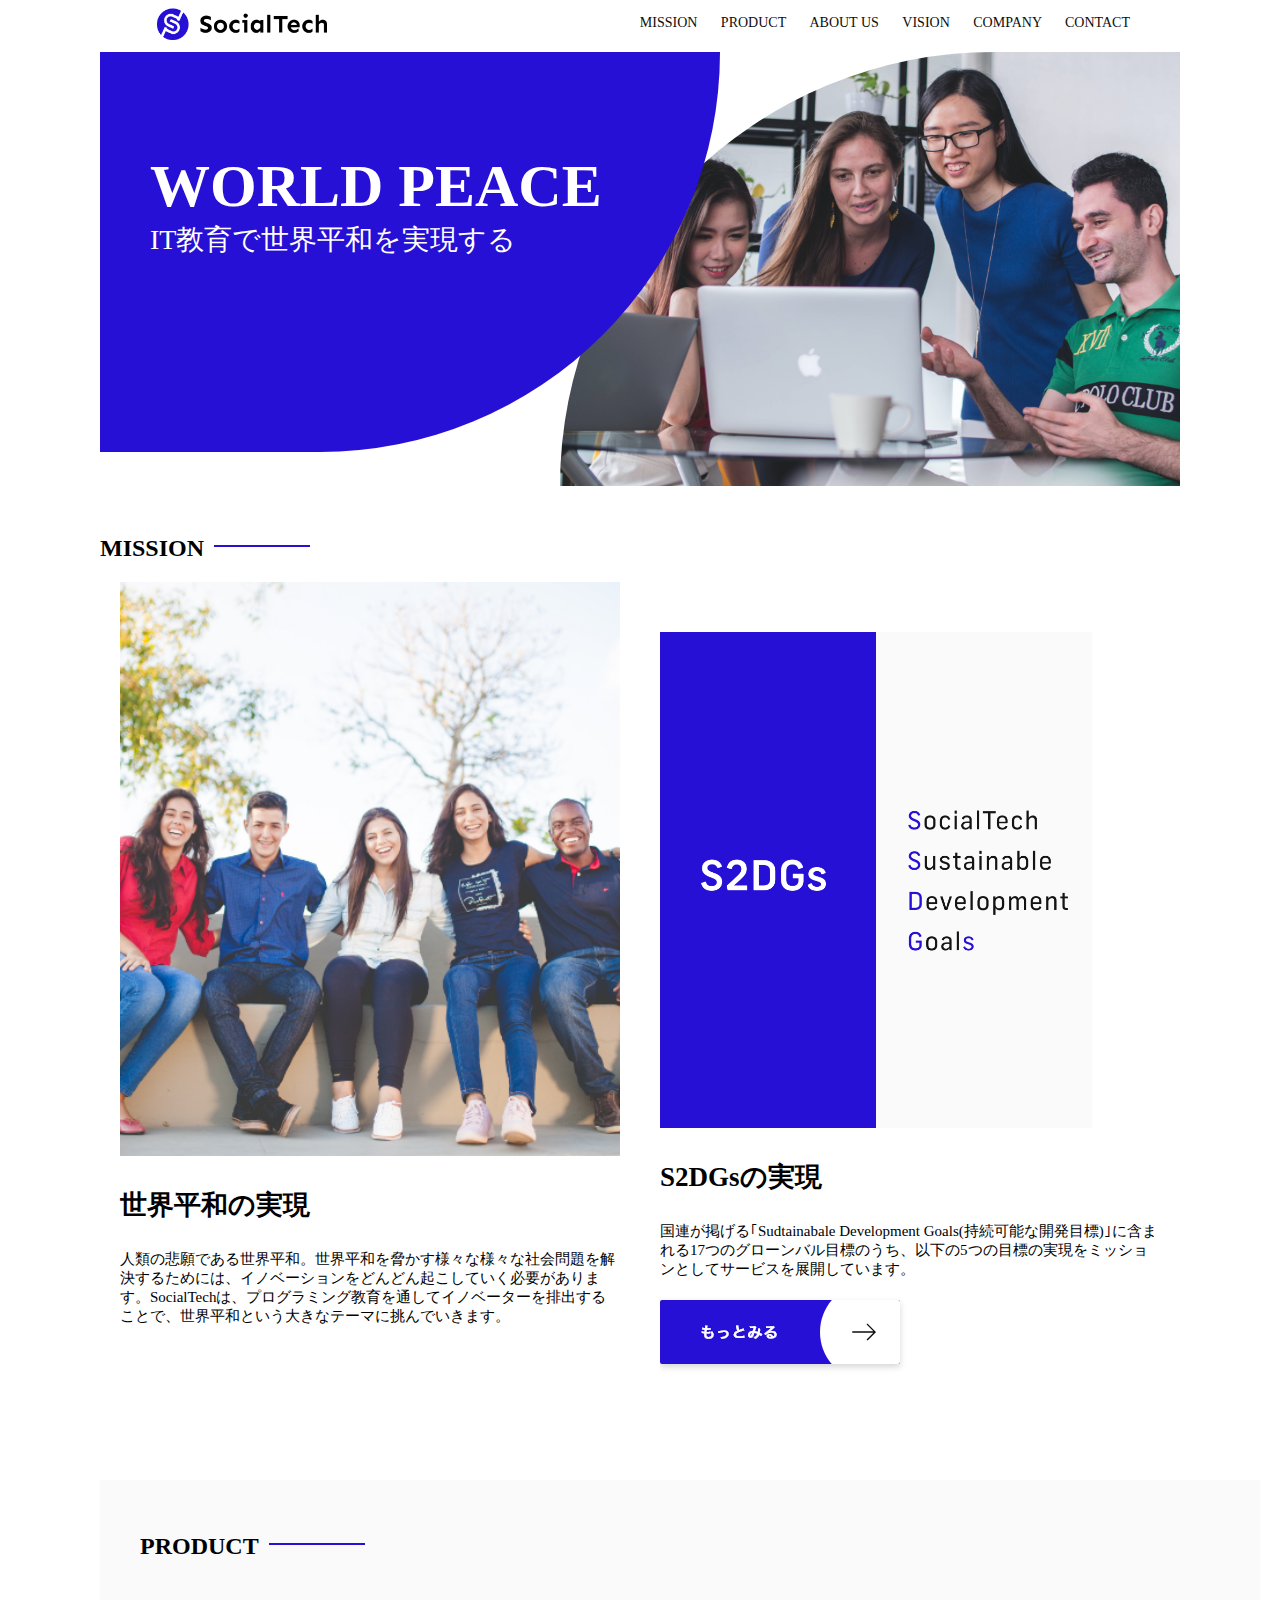
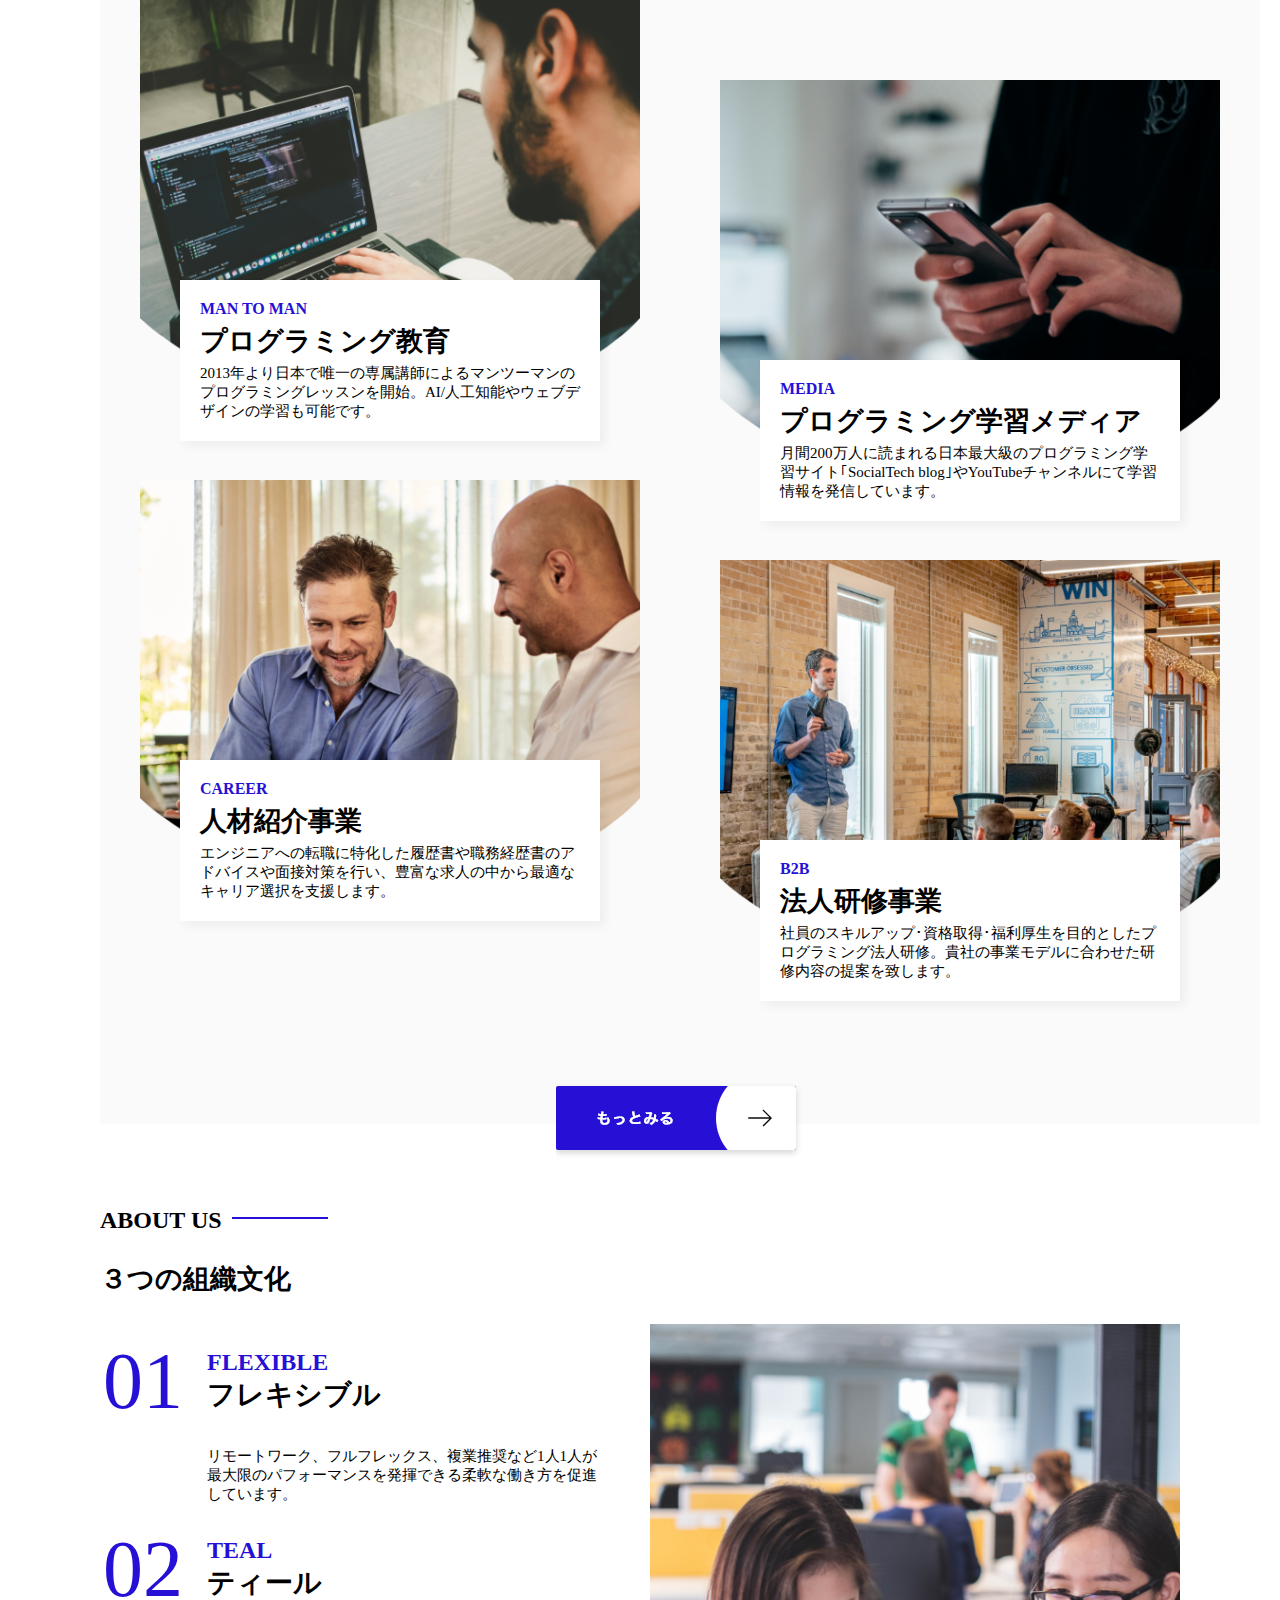
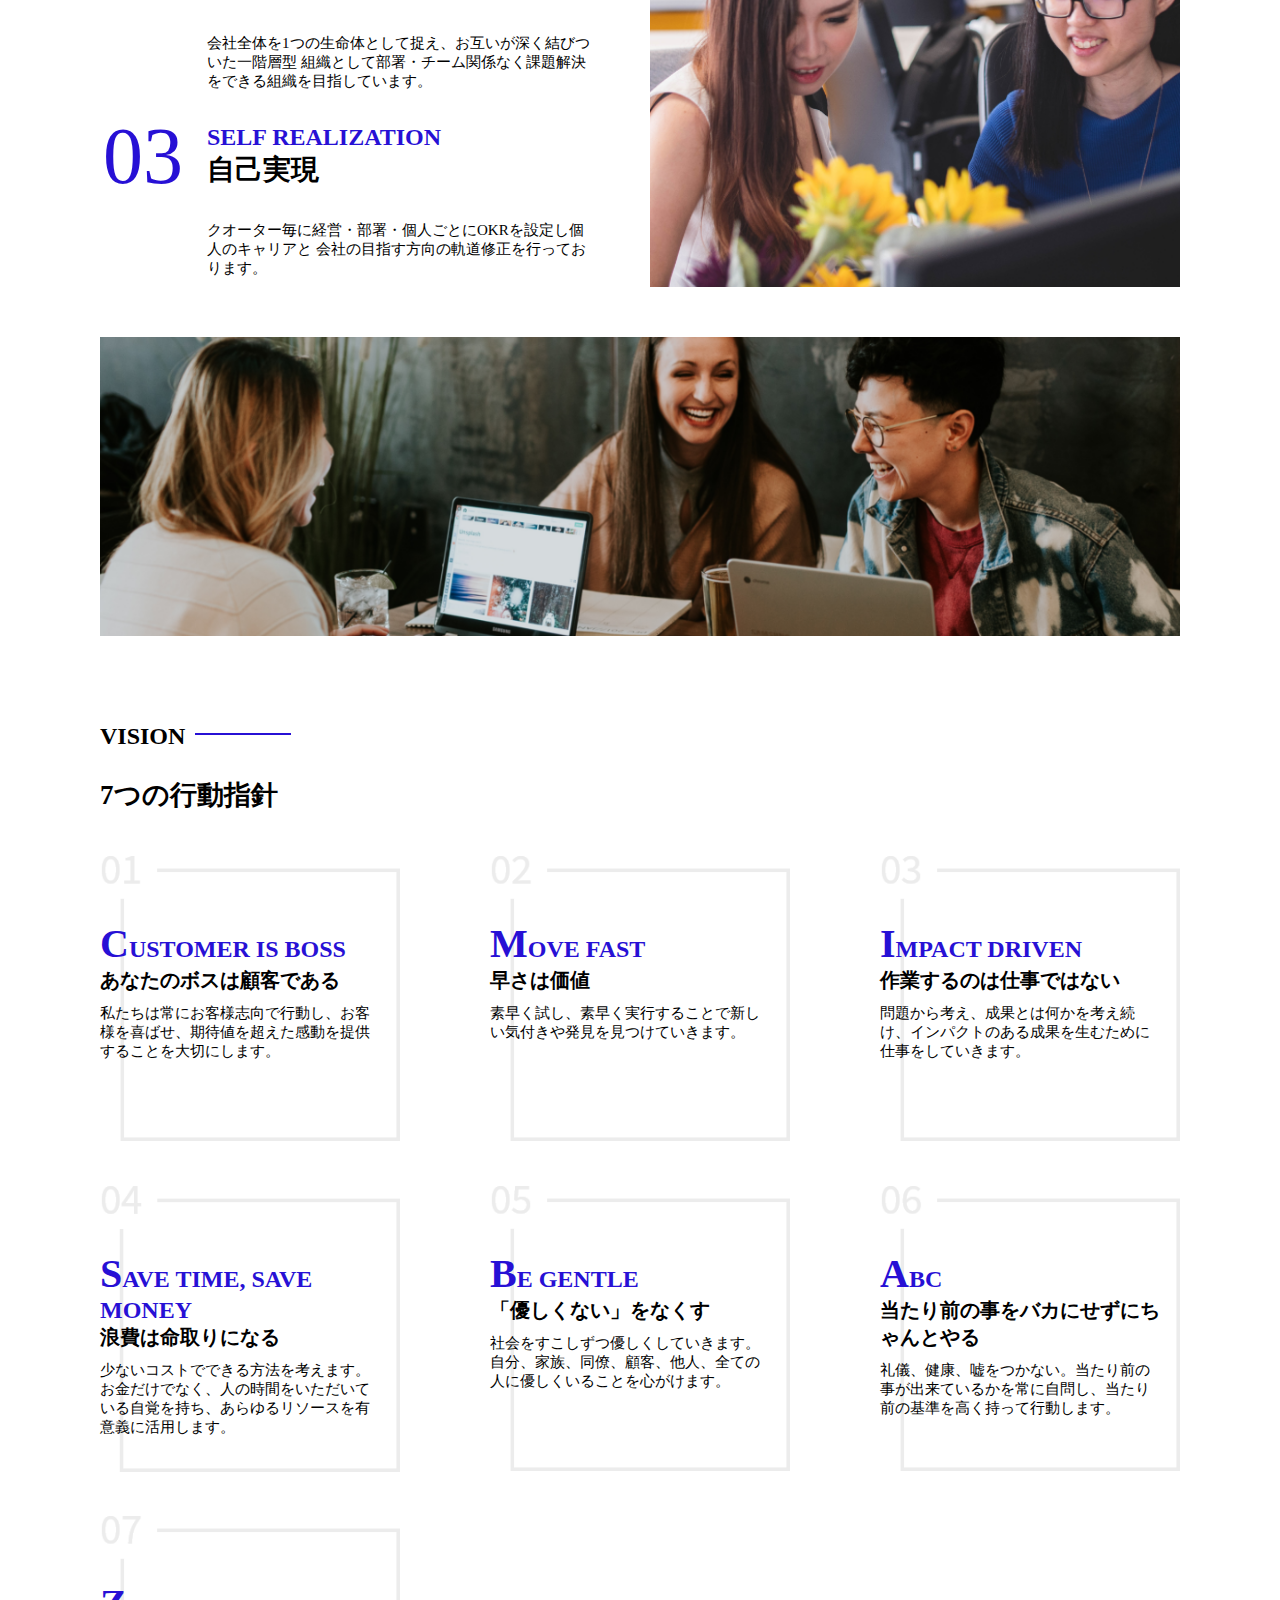
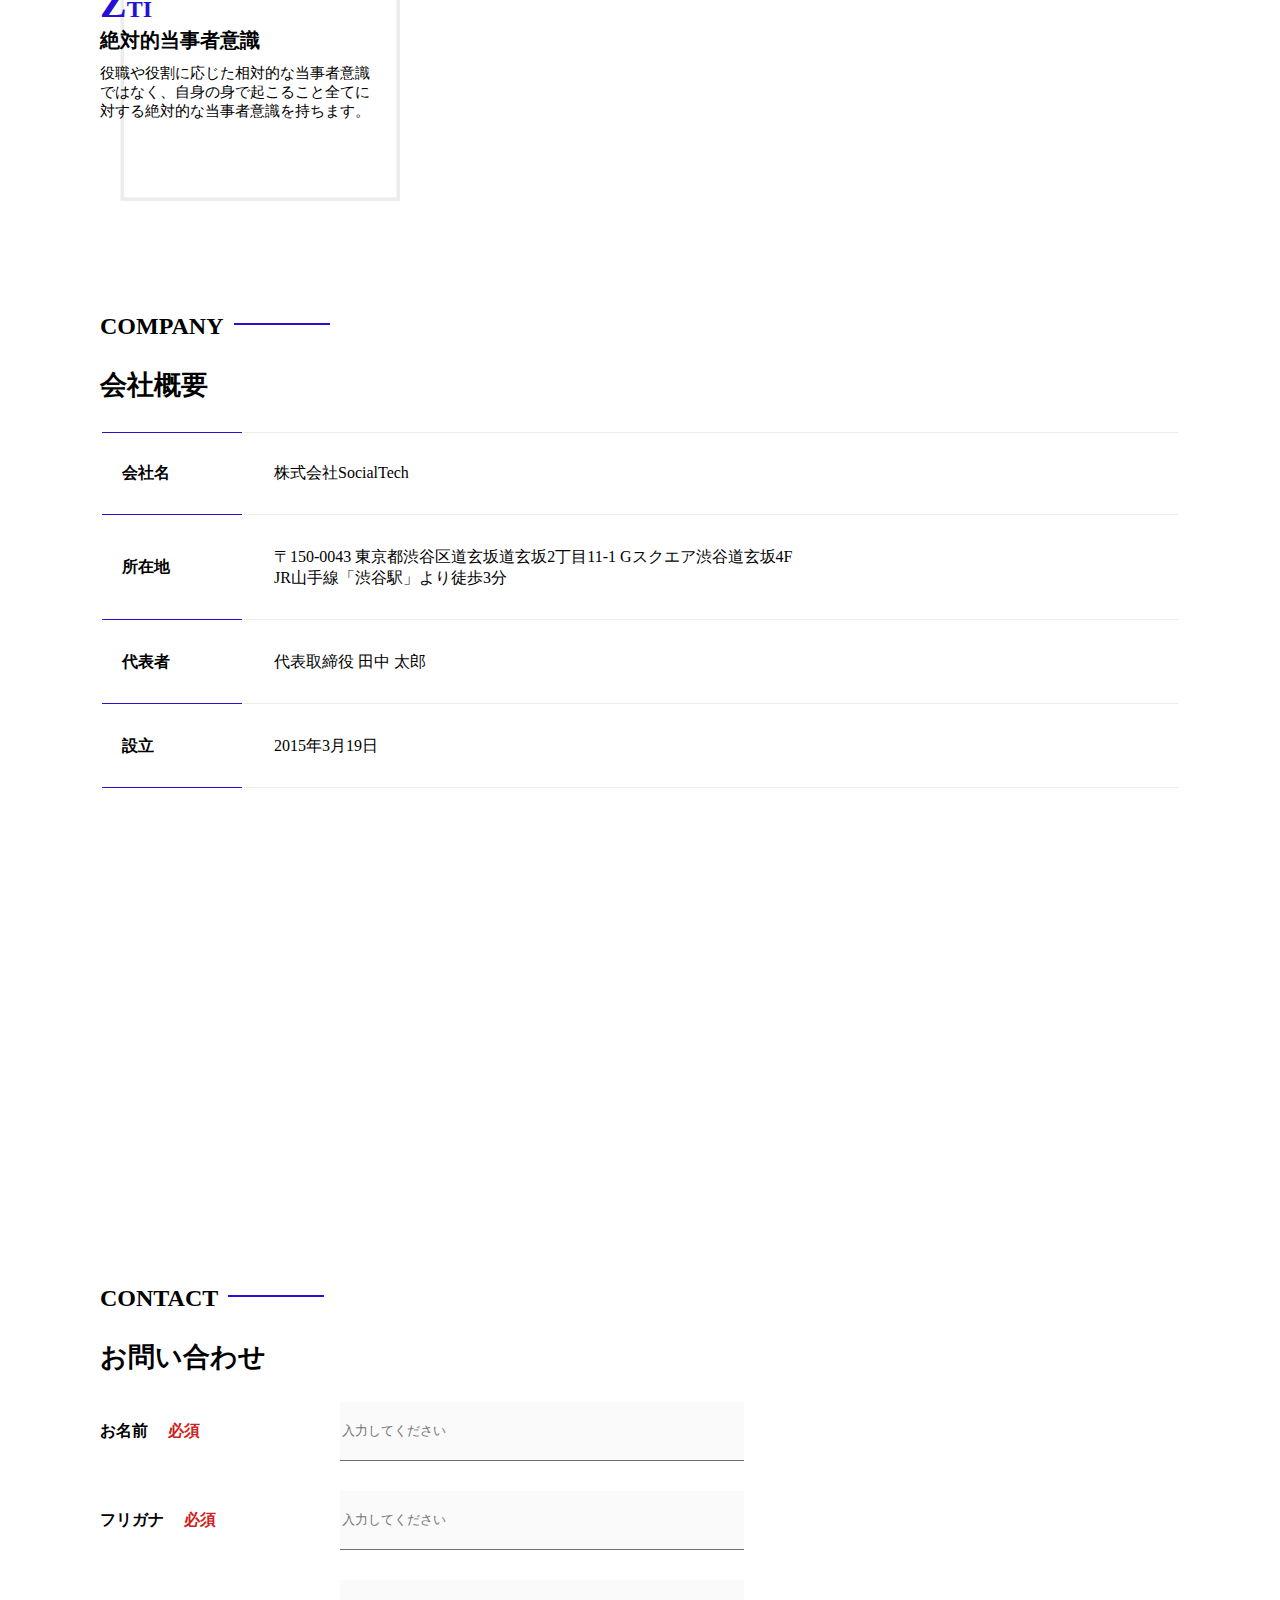
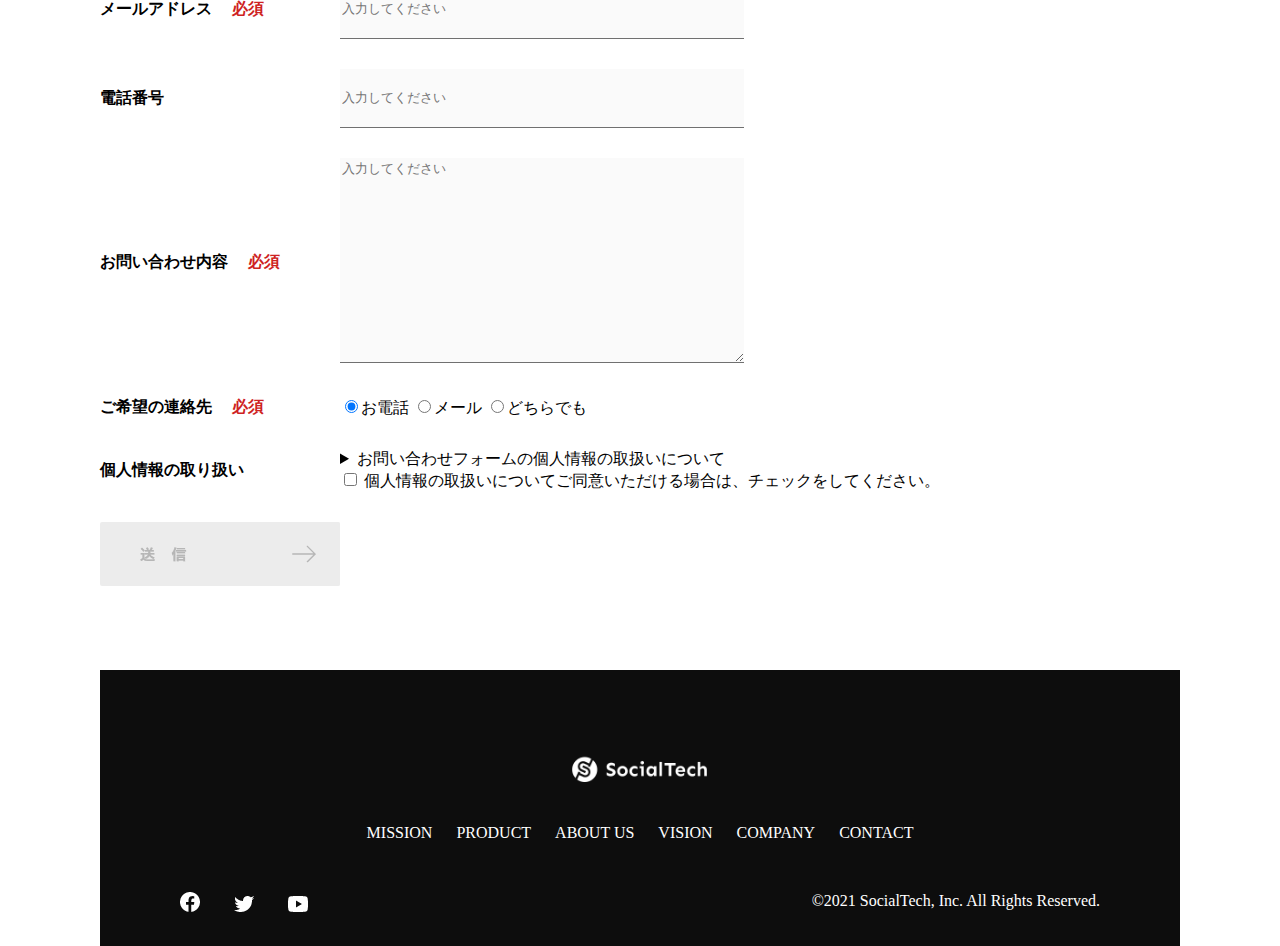
<file: index.html>
<!DOCTYPE html>
<html>
    <head>
        <title>SocialTech</title>
        <meta charset="utf-8">
        <meta description="SosialTechはEdTech業界のリーディングカンパニーを目指します。">
        <meta name="viewport" content="width=device-width, initial-scale=1.0">
        <link rel="stylesheet" href="style.css">

    </head>
    <body>
        <!-- ヘッダー -->
        <header>
            <!-- ロゴ -->
            <a href="index.html" id="logo"><img src="images/logo.png" alt="トップページに戻る"></a>
            <!-- PC用ナビゲーション -->
            <nav id="nav-pc">
                <a href="mission.html">MISSION</a>
                <a href="product.html">PRODUCT</a>
                <a href="index.html#aboutus">ABOUT US</a>
                <a href="index.html#vision">VISION</a>
                <a href="index.html#company">COMPANY</a>
                <a href="index.html#contact">CONTACT</a>
            </nav>
            <!-- スマホ用メニューボタン -->
            <img id="menu-sp" src="images/button-menu.png" alt="ナビゲーションを開く" onclick="document.getElementById('nav-sp').style.display = 'block'">

            <!-- スマホ用ナビゲーション -->
            <nav id="nav-sp">
                <img id="close" src="images/button-close.png" alt="ナビゲーションを閉じる" onclick="document.getElementById('nav-sp').style.display = 'none'">
                <a id="logo-sp" href="index.html" onclick="document.getElementById('nav-sp').style.display = 'none'"><img src="images/logo-sp.png" alt="トップページに戻る"></a>
                <a class="menu" href="mission.html" onclick="document.getElementById('nav-sp').style.display = 'none'">MISSION</a>
                <a class="menu" href="product.html" onclick="document.getElementById('nav-sp').style.display = 'none'">PRODUCT</a>
                <a class="menu" href="index.html#aboutus" onclick="document.getElementById('nav-sp').style.display = 'none'">ABOUT US</a>
                <a class="menu" href="index.html#vision" onclick="document.getElementById('nav-sp').style.display = 'none'">VISION</a>
                <a class="menu" href="index.html#company" onclick="document.getElementById('nav-sp').style.display = 'none'">COMPANY</a>
                <a class="menu" href="index.html#contact" onclick="document.getElementById('nav-sp').style.display = 'none'">CONTACT</a>
                <div id="sns">
                    <a href="https://www.facebook.com/sejuku2013"><img src="images/button-facebook.png" alt="Facebookのリンク"></a>
                    <a href="https://twitter.com/samuraijuku"><img src="images/button-twitter.png" alt="Twitterのリンク"></a>
                    <a href="https://www.youtube.com/channel/UCCFOQO5aDK0xXam4cUQXT8g"><img src="images/button-youtube.png" alt="YouTubeのリンク"></a>
                </div>
            </nav>
        </header>
        <main>
            <article>
                <!-- メインビジュアル -->
                <section id="main-visual">
                    <div id="main-message">
                        <h1>WORLD PEACE</h1>
                        <p>IT教育で世界平和を実現する</p>
                    </div>
                    <img src="images/index/index-main.png" alt="PCの周りに集まる多国籍の仲間たち">
                </section>
                <!-- ミッション -->
                <section id="mission">
                    <h2 class="index-h2">MISSION</h2>
                    <div id="mission-flex">
                        <div>
                            <img id="mission-photo" src="images/index/index-mission.png" alt="屋外のベンチで写真を撮影する多国籍の仲間たち">
                            <h3>世界平和の実現</h3>
                            <p>
                                人類の悲願である世界平和。世界平和を脅かす様々な様々な社会問題を解決するためには、イノベーションをどんどん起こしていく必要があります。SocialTechは、プログラミング教育を通してイノベーターを排出することで、世界平和という大きなテーマに挑んでいきます。
                            </p>
                        </div>
                        <div>
                            <img id="s2dgs" src="images/index/s2dgs.png" alt="S2DGs">
                            <h3>S2DGsの実現</h3>
                            <p>国連が掲げる｢Sudtainabale Development Goals(持続可能な開発目標)｣に含まれる17つのグローンバル目標のうち、以下の5つの目標の実現をミッションとしてサービスを展開しています。</p>
                            <a href="mission.html">
                                <img src="images/button-more.png" alt="もっとみる">
                            </a>
                        </div>
                    </div>
                </section>
                <!-- プロダクト -->
                <section id="product">
                    <h2 class="index-h2">PRODUCT</h2>
                    <div>
                        <div id="product-left">
                            <div>
                                <img class="product-photo" src="images/index/index-mantoman.png" alt="PCでコードを書く男性">
                                <div class="product-explain">
                                    <span>MAN TO MAN</span>
                                    <h3>プログラミング教育</h3>
                                    <p>2013年より日本で唯一の専属講師によるマンツーマンのプログラミングレッスンを開始。AI/人工知能やウェブデザインの学習も可能です。</p>
                                </div>
                            </div>
                            <div>
                                <img class="product-photo" src="images/index/index-career.png" alt="笑顔で話し合う2人の男性">
                                <div class="product-explain">
                                    <span>CAREER</span>
                                    <h3>人材紹介事業</h3>
                                    <p>エンジニアへの転職に特化した履歴書や職務経歴書のアドバイスや面接対策を行い、豊富な求人の中から最適なキャリア選択を支援します。</p>
                                </div>
                            </div>
                        </div>
                        <div id="product-right">
                            <div>
                                <img class="product-photo" src="images/index/index-media.png" alt="スマートフォンを操作する人">
                                <div class="product-explain">
                                    <span>MEDIA</span>
                                    <h3>プログラミング学習メディア</h3>
                                    <p>月間200万人に読まれる日本最大級のプログラミング学習サイト｢SocialTech blog｣やYouTubeチャンネルにて学習情報を発信しています。</p>
                                </div>
                            </div>
                            <div>
                                <img class="product-photo" src="images/index/index-b2b.png" alt="講演中の男性とそれを聴く人々">
                                <div class="product-explain">
                                    <span>B2B</span>
                                    <h3>法人研修事業</h3>
                                    <p>社員のスキルアップ･資格取得･福利厚生を目的としたプログラミング法人研修。貴社の事業モデルに合わせた研修内容の提案を致します。</p>
                                </div>
                            </div>
                        </div>
                    </div>
                    <div>
                        <a id="product-more" href="product.html">
                            <img src="images/button-more.png" alt="もっとみる">
                        </a>
                    </div>
                </section>
                <!-- ABOUT US -->
                <section id="aboutus">
                    <h2 class="index-h2">ABOUT US</h2>
                    <h3>３つの組織文化</h3>
                    <div>
                        <table class="culture-table">
                            <tr>
                                <td>
                                    <span class="culture-num">01</span>
                                </td>
                                <td>
                                    <span class="culture-en">FLEXIBLE</span>
                                    <span class="culture-jp">フレキシブル</span>
                                </td>
                            </tr>
                            <tr>
                                <td>
                                    <!-- 空白のセル -->
                                </td>
                                <td>
                                    <p class="culture-description">
                                        リモートワーク、フルフレックス、複業推奨など1人1人が最大限のパフォーマンスを発揮できる柔軟な働き方を促進しています。
                                    </p>
                                </td>
                            </tr>
                            <tr>
                                <td>
                                    <span class="culture-num">02</span>
                                </td>
                                <td>
                                    <span class="culture-en">TEAL</span>
                                    <span class="culture-jp">ティール</span>
                                </td>
                            </tr>
                            <tr>
                                <td>
                                    <!-- 空白のセル -->
                                </td>
                                <td>
                                    <p class="culture-description">
                                        会社全体を1つの生命体として捉え、お互いが深く結びついた一階層型
                                        組織として部署・チーム関係なく課題解決をできる組織を目指しています。
                                    </p>
                                </td>
                            </tr>
                            <tr>
                                <td>
                                    <span class="culture-num">03</span>
                                </td>
                                <td>
                                    <span class="culture-en">SELF REALIZATION</span>
                                    <span class="culture-jp">自己実現</span>
                                </td>
                            </tr>
                            <tr>
                                <td>
                                    <!-- 空白のセル -->
                                </td>
                                <td>
                                    <p class="culture-description">
                                        クオーター毎に経営・部署・個人ごとにOKRを設定し個人のキャリアと
                                        会社の目指す方向の軌道修正を行っております。
                                    </p>
                                </td>
                            </tr>
                        </table>
                        <img class="culture-img" src="images/index/index-aboutus1.png" alt="笑顔で話し合う2人の女性">
                    </div>
                    <img class="culture-img2" src="images/index/index-aboutus2.png" alt="笑顔で話し合う3人の男女">
                </section>
                <!-- VISION -->
                <section id="vision">

                    <h2 class="index-h2">VISION</h2>
                    <h3>7つの行動指針</h3>
                    <div>
                        <div class="vision-box">
                            <img src="images/index/vision-01.png" alt="01">
                            <span>
                                <h4>CUSTOMER IS BOSS</h4>
                                <h5>あなたのボスは顧客である</h5>
                                <p>私たちは常にお客様志向で行動し、お客様を喜ばせ、期待値を超えた感動を提供することを大切にします。</p>
                            </span>
                        </div>
                        <div class="vision-box">
                            <img src="images/index/vision-02.png" alt="02">
                            <span>
                                <h4>MOVE FAST</h4>
                                <h5>早さは価値</h5>
                                <p>素早く試し、素早く実行することで新しい気付きや発見を見つけていきます。</p>
                            </span>
                        </div>
                        <div class="vision-box">
                            <img src="images/index/vision-03.png" alt="03">
                            <span>
                                <h4>IMPACT DRIVEN</h4>
                                <h5>作業するのは仕事ではない</h5>
                                <p>問題から考え、成果とは何かを考え続け、インパクトのある成果を生むために仕事をしていきます。</p>
                            </span>
                        </div>
                        <div class="vision-box">
                            <img src="images/index/vision-04.png" alt="04">
                            <span>
                                <h4>SAVE TIME, SAVE MONEY</h4>
                                <h5>浪費は命取りになる</h5>
                                <p>少ないコストでできる方法を考えます。お金だけでなく、人の時間をいただいている自覚を持ち、あらゆるリソースを有意義に活用します。</p>
                            </span>
                        </div>
                        <div class="vision-box">
                            <img src="images/index/vision-05.png" alt="05">
                            <span>
                                <h4>BE GENTLE</h4>
                                <h5>「優しくない」をなくす</h5>
                                <p>社会をすこしずつ優しくしていきます。自分、家族、同僚、顧客、他人、全ての人に優しくいることを心がけます。</p>
                            </span>
                        </div>
                        <div class="vision-box">
                            <img src="images/index/vision-06.png" alt="06">
                            <span>
                                <h4>ABC</h4>
                                <h5>当たり前の事をバカにせずにちゃんとやる</h5>
                                <p>礼儀、健康、嘘をつかない。当たり前の事が出来ているかを常に自問し、当たり前の基準を高く持って行動します。</p>
                            </span>
                        </div>
                        <div class="vision-box">
                            <img src="images/index/vision-07.png" alt="07">
                            <span>
                                <h4>ZTI</h4>
                                <h5>絶対的当事者意識</h5>
                                <p>役職や役割に応じた相対的な当事者意識ではなく、自身の身で起こること全てに対する絶対的な当事者意識を持ちます。</p>
                            </span>
                        </div>
                    </div>
                </section>
                <!-- COMPANY -->
                <section id="company">
                    <h2 class="index-h2">COMPANY</h2>
                    <h3>会社概要</h3>
                    <table id="company-table">
                        <tr>
                            <th class="tableheader-first">会社名</th>
                            <td class="cell-first">株式会社SocialTech</td>
                        </tr>
                        <tr>
                            <th class="tableheader">所在地</th>
                            <td class="cell">〒150-0043 東京都渋谷区道玄坂道玄坂2丁目11-1 Gスクエア渋谷道玄坂4F<br>JR山手線「渋谷駅」より徒歩3分</td>
                        </tr>
                        <tr>
                            <th class="tableheader">代表者</th>
                            <td class="cell">代表取締役 田中 太郎</td>
                        </tr>
                        <tr>
                            <th class="tableheader">設立</th>
                            <td class="cell">2015年3月19日</td>
                        </tr>
                    </table>
                    <iframe src="https://www.google.com/maps/embed?pb=!1m18!1m12!1m3!1d3241.775954485259!2d139.69400201512363!3d35.65789123885926!2m3!1f0!2f0!3f0!3m2!1i1024!2i768!4f13.1!3m3!1m2!1s0x60188caa0042e8d1%3A0xba130bea826a7aa2!2z44CSMTUwLTAwNDMg5p2x5Lqs6YO95riL6LC35Yy66YGT546E5Z2C77yS5LiB55uu77yR77yR4oiS77yR!5e0!3m2!1sja!2sjp!4v1650848622791!5m2!1sja!2sjp" width="600" height="450" style="border:0;" allowfullscreen="" loading="lazy" referrerpolicy="no-referrer-when-downgrade">
                    </iframe>
                </section>
                <!-- お問い合わせフォーム -->
                <section id="contact">
                    <h2 class="index-h2">CONTACT</h2>
                    <h3>お問い合わせ</h3>
                    <!-- STATIC FORMSのフォームタグ -->
                    <form action="https://api.staticforms.xyz/submit" method="post">
                        <input type="text" name="honeypot" style="display:none">
                        <!-- STATIC FORMSのアクセスキー -->
                        <input type="hidden" name="accessKey" value="9f5d3c2f-121a-460f-a6de-19c2951c2d15">
                        <!-- メールのタイトル -->
                        <input type="hidden" name="subject" value="お問い合わせフォーム" />
                        <!-- 送信先のメールアドレスをvalueに設定する -->
                        <input type="hidden" name="replyTo" value="atsuki.wada@gmail.com">
                        <!-- redirectToのURLは公開後のURLへリンクする -->
                        <input type="hidden" name="redirectTo" value="">
                        <div>
                            <div class="contact-heading">
                                <label class="contact-label">お名前<span class="contact-span">必須</span></label>
                            </div>
                            <div class="contact-form">
                                <input type="text" name="name" placeholder="入力してください" class="contact-textbox">
                            </div>
                        </div>
                        <div>
                            <div class="contact-heading">
                                <label class="contact-label">フリガナ<span class="contact-span">必須</span></label>
                            </div>
                            <div>
                                <input type="text" name="hurigana" placeholder="入力してください" class="contact-textbox">
                            </div>
                        </div>
                        <div>
                            <div class="contact-heading">
                                <label class="contact-label">メールアドレス<span class="contact-span">必須</span></label>
                            </div>
                            <div>
                                <input type="text" name="email" placeholder="入力してください" class="contact-textbox">
                            </div>
                        </div>
                        <div>
                            <div class="contact-heading">
                                <label class="contact-label">電話番号</label>
                            </div>
                            <div>
                                <input type="text" name="tel" placeholder="入力してください" class="contact-textbox">
                            </div>
                        </div>
                        <div>
                            <div class="contact-heading">
                                <label class="contact-label">お問い合わせ内容<span class="contact-span">必須</span></label>
                            </div>
                            <div>
                                <textarea class="contact-textarea" placeholder="入力してください" name="message"></textarea>
                            </div>
                        </div>
                        <div>
                            <div class="contact-heading">
                                <label class="contact-label">ご希望の連絡先<span class="contact-span">必須</span></label>
                            </div>
                            <div>
                                <input class="radiobutton" type="radio" value="tel" name="contact" checked><label>お電話</label>
                                <input class="radiobutton" type="radio" value="mail" name="contact"><label>メール</label>
                                <input class="radiobutton" type="radio" value="both" name="contact"><label>どちらでも</label>
                            </div>
                        </div>
                        <div>
                            <div class="contact-heading">
                                <label class="contact-label">個人情報の取り扱い</label>
                            </div>
                            <div>
                                <details>
                                    <summary>お問い合わせフォームの個人情報の取扱いについて</summary>
                                    <div>
                                        <span>１．組織の名称又は氏名</span><br>
                   株式会社SocialTech<br><br>
                   <span>２．個人情報保護管理者（若しくはその代理人）の氏名又は職名、所属及び連絡先
                     鈴木 一郎 コーポレート部</span><br>
                   メールアドレス：support@socialtech.net<br>
                   TEL：03-xxxx-xxxx<br>
                   <span>３．個人情報の利用目的</span><br>
                   ・本サービス及び本サービスに関連する情報の提供又はそれらに関する連絡のため<br>
                   ・ユーザーの本人確認のため<br>
                   ・当社サービスのご案内のため<br>
                   ・当社の商品等の広告または宣伝（電子メールによるものを含むものとします。）<br><br>
                   <span>４．個人情報の取り扱い業務の委託</span><br>
                   個人情報の取扱業務の全部または一部を外部に業務委託する場合があります。<br>
                   その際、弊社は、個人情報を適切に保護できる管理体制を敷き実行していることを条件として<br>
                   委託先を厳選したうえで、機密保持契約を委託先と締結し、お客様の個人情報を厳密に管理させます。<br><br>
                   <span>５．個人情報の開示等の請求</span><br>
                   お客様は、弊社に対してご自身の個人情報の開示等（利用目的の通知、開示、内容の訂正・追加・削除、利用の停止または消去、第三者への提供の停止）に関して、当社問合わせ窓口に申し出ることができます。<br>
                   その際、弊社はお客様ご本人を確認させていただいたうえで、合理的な期間内に対応いたします。<br><br>
                   なお、個人情報に関する弊社問合わせ先は、次の通りです。<br><br>
                   株式会社SocialTech　個人情報問合せ窓口<br>
                   〒150-0043　東京都渋谷区道玄坂2丁目11-1 Ｇスクエア渋谷道玄坂 4F<br>
                   メールアドレス：support@socialtech.net　TEL：03-xxxx-xxxx<br><br>
                   <span>６．個人情報を提供されることの任意性について</span><br><br>
                   お客様がご自身の個人情報を弊社に提供されるか否かは、お客様のご判断によりますが、もしご提供されない場合には、適切なサービスが提供できない場合がありますので予めご了承ください。
                                    </div>
                                </details>
                                <input type="checkbox" name="agree">
                                <span>個人情報の取扱いについてご同意いただける場合は、チェックをしてください。</span>
                            </div>
                        </div>
                        <input type="image" value="Submit" src="images/button-submit.png" alt="送信する">
                    </form>
                </section>
                </article>
                <footer>
                    <div id="footer-logo">
                        <img src="images/logo-sp.png" alt="SocialTech">
                    </div>
                    <div id="footer-link">
                        <a href="mission.html">MISSION</a>
                        <a href="product.html">PRODUCT</a>
                        <a href="index.html#aboutus">ABOUT US</a>
                        <a href="index.html#vision">VISION</a>
                        <a href="index.html#company">COMPANY</a>
                        <a href="index.html#contact">CONTACT</a>
                    </div>
                    <div id="sns-footer">
                        <a href="https://www.facebook.com./sejuku2013"><img src="images/button-facebook.png" alt="Facebookのリンク"></a>
                        <a href="https://twitter.com/samuraijuku"><img src="images/button-twitter.png" alt="Twitterのリンク"></a>
                        <a href="https://www.youtube.com/channel/UCCFOQO5aDK0xXam4cUQXT8g"><img src="images/button-youtube.png" alt="YouTubeのリンク"></a>
                        <span id="copyright">&copy;2021 SocialTech, Inc. All Rights Reserved.</span>
                    </div>
                </footer>
            </main>
        </body>
        </html>
</file>
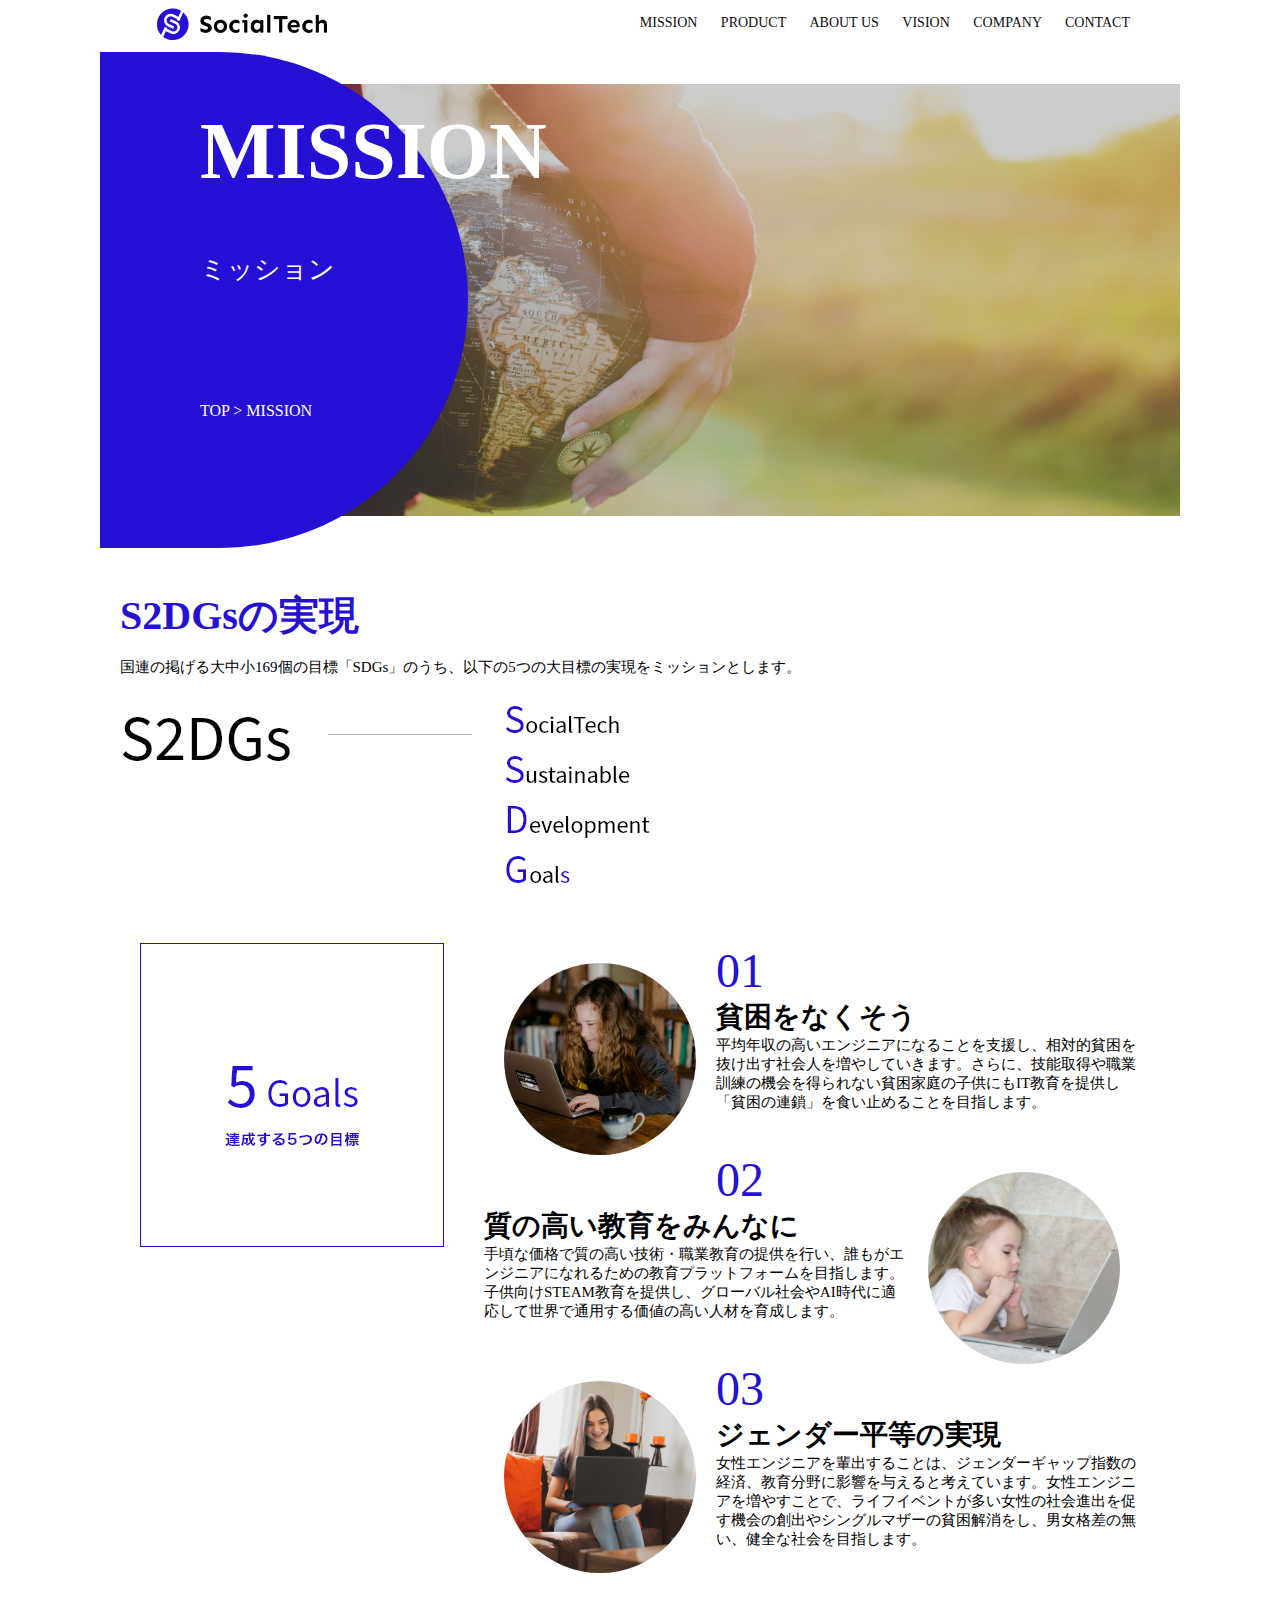
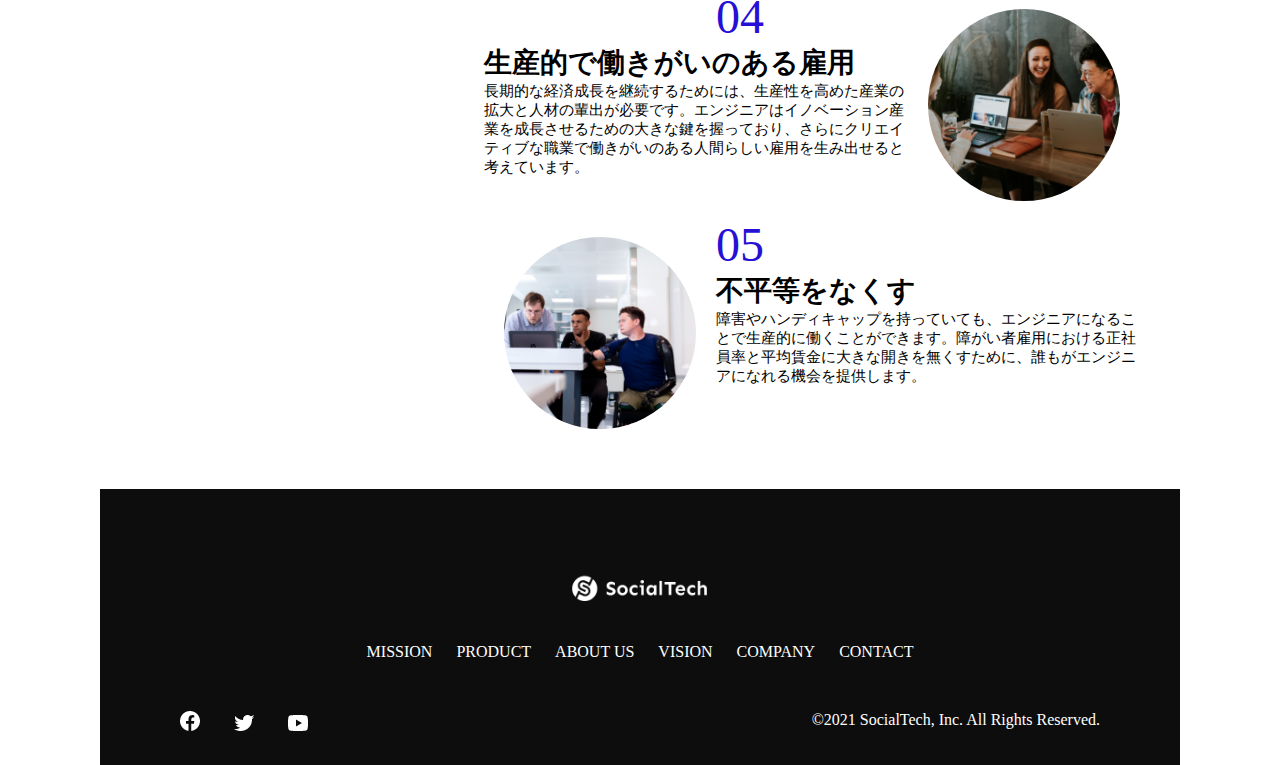
<file: mission.html>
<!DOCTYPE html>
<html>
    <head>
        <title>SocialTech - MISIION ミッション -</title>
        <meta charset="utf-8">
        <meta description="SocialTechが目指す5つの目標（S2DGs）を紹介します">
        <meta name="viewport" content="width=device-width, initial-scale=1.0">
        <link rel="stylesheet" href="style.css">
    </head>
    <body>
        <!-- ヘッダー -->
        <header>
            <!-- ロゴ -->
            <a href="index.html" id="logo"><img src="images/logo.png" alt="トップページに戻る"></a>
            <!-- PC用ナビゲーション -->
            <nav id="nav-pc">
                <a href="mission.html">MISSION</a>
                <a href="product.html">PRODUCT</a>
                <a href="index.html#aboutus">ABOUT US</a>
                <a href="index.html#vision">VISION</a>
                <a href="index.html#company">COMPANY</a>
                <a href="index.html#contact">CONTACT</a>
            </nav>

            <!-- スマホ用メニューボタン -->
            <img id="menu-sp" src="images/button-menu.png" alt="ナビゲーションを開く" onclick="document.getElementById('nav-sp').style.display = 'block'">

            <!-- スマホ用ナビゲーション -->
            <nav id="nav-sp">
                <img id="close" src="images/button-close.png" alt="ナビゲーションを閉じる" onclick="document.getElementById('nav-sp').style.display = 'none'">
                <a id="logo-sp" href="index.html" onclick="document.getElementById('nav-sp').style.display = 'none'"><img src="images/logo-sp.png" alt="トップページに戻る"></a>
                <a class="menu" href="mission.html" onclick="document.getElementById('nav-sp').style.display = 'none'">MISSION</a>
                <a class="menu" href="product.html" onclick="document.getElementById('nav-sp').style.display = 'none'">PRODUCT</a>
                <a class="menu" href="index.html#aboutus" onclick="document.getElementById('nav-sp').style.display = 'none'">ABOUT US</a>
                <a class="menu" href="index.html#vision" onclick="document.getElementById('nav-sp').style.display = 'none'">VISION</a>
                <a class="menu" href="index.html#company" onclick="document.getElementById('nav-sp').style.display = 'none'">COMPANY</a>
                <a class="menu" href="index.html#contact" onclick="document.getElementById('nav-sp').style.display = 'none'">CONTACT</a>
                <div id="sns">
                    <a href="https://www.facebook.com/sejuku2013"><img src="images/button-facebook.png" alt="Facebookのリンク"></a>
                    <a href="https://twitter.com/samuraijuku"><img src="images/button-twitter.png" alt="Twitterのリンク"></a>
                    <a href="https://www.youtube.com/channel/UCCFOQO5aDK0xXam4cUQXT8g"><img src="images/button-youtube.png" alt="YouTubeのリンク"></a>
                </div>
            </nav>
        </header>
        <main>
            <article>
                <section id="mission-main">
                    <div id="mission-title">
                        <h1>MISSION</h1>
                        <span>ミッション</span>
                        <div>TOP > MISSION</div>
                    </div>
                </section>
                <section id="mission-s2dgs">
                    <h2 class="mission-h2">S2DGsの実現</h2>
                    <p>国連の掲げる大中小169個の目標「SDGs」のうち、以下の5つの大目標の実現をミッションとします。</p>
                    <img src="images/mission/mission-s2dgs.png" alt="S2DGs">
                </section>
                <section id="mission-5goals">
                    <div>
                        <img id="s2dgs-image" src="images/mission/mission-5goals.png" alt="5Goals">
                    </div>
                    <div>
                        <div>
                            <img class="fivegoals-image-left" src="images/mission/mission-5goals01.png" alt="PCを操作する女の子">
                            <span class="fivegoals-number">01</span>
                            <h3 class="fivegoals-h3">貧困をなくそう</h3>
                            <p class="fivegoals-p">
                                平均年収の高いエンジニアになることを支援し、相対的貧困を抜け出す社会人を増やしていきます。さらに、技能取得や職業訓練の機会を得られない貧困家庭の子供にもIT教育を提供し「貧困の連鎖」を食い止めることを目指します。
                            </p>
                        </div>

                        <div>
                            <img class="fivegoals-image-right" src="images/mission/mission-5goals02.png" alt="PCを見つめる小さい女の子">
                            <span class="fivegoals-number">02</span>
                            <h3 class="fivegoals-h3">質の高い教育をみんなに</h3>
                            <p class="fivegoals-p">
                                手頃な価格で質の高い技術・職業教育の提供を行い、誰もがエンジニアになれるための教育プラットフォームを目指します。子供向けSTEAM教育を提供し、グローバル社会やAI時代に適応して世界で通用する価値の高い人材を育成します。
                            </p>
                        </div>

                        <div>
                            <img class="fivegoals-image-left" src="images/mission/mission-5goals03.png" alt="PCを操作する女性">
                            <span class="fivegoals-number">03</span>
                            <h3 class="fivegoals-h3">ジェンダー平等の実現</h3>
                            <p class="fivegoals-p">
                                女性エンジニアを輩出することは、ジェンダーギャップ指数の経済、教育分野に影響を与えると考えています。女性エンジニアを増やすことで、ライフイベントが多い女性の社会進出を促す機会の創出やシングルマザーの貧困解消をし、男女格差の無い、健全な社会を目指します。
                            </p>
                        </div>

                        <div>
                            <img class="fivegoals-image-right" src="images/mission/mission-5goals04.png" alt="笑顔で話し合う3人の男女">
                            <span class="fivegoals-number">04</span>
                            <h3 class="fivegoals-h3">生産的で働きがいのある雇用</h3>
                            <p class="fivegoals-p">
                                長期的な経済成長を継続するためには、生産性を高めた産業の拡大と人材の輩出が必要です。エンジニアはイノベーション産業を成長させるための大きな鍵を握っており、さらにクリエイティブな職業で働きがいのある人間らしい雇用を生み出せると考えています。
                            </p>
                        </div>
                        
                        <div>
                            <img class="fivegoals-image-left" src="images/mission/mission-5goals05.png" alt="障害を持つ男性が生き生きと働く様子">
                            <span class="fivegoals-number">05</span>
                            <h3 class="fivegoals-h3">不平等をなくす</h3>
                            <p class="fivegoals-p">
                                障害やハンディキャップを持っていても、エンジニアになることで生産的に働くことができます。障がい者雇用における正社員率と平均賃金に大きな開きを無くすために、誰もがエンジニアになれる機会を提供します。
                            </p>
                        </div>
                    </div>
                </section>
            </article>
            <footer>
                <div id="footer-logo">
                    <img src="images/logo-sp.png" alt="SocialTech">
                </div>
                <div id="footer-link">
                    <a href="mission.html">MISSION</a>
                    <a href="product.html">PRODUCT</a>
                    <a href="index.html#aboutus">ABOUT US</a>
                    <a href="index.html#vision">VISION</a>
                    <a href="index.html#company">COMPANY</a>
                    <a href="index.html#contact">CONTACT</a>
                </div>
                <div id="sns-footer">
                    <a href="https://www.facebook.com./sejuku2013"><img src="images/button-facebook.png" alt="Facebookのリンク"></a>
                    <a href="https://twitter.com/samuraijuku"><img src="images/button-twitter.png" alt="Twitterのリンク"></a>
                    <a href="https://www.youtube.com/channel/UCCFOQO5aDK0xXam4cUQXT8g"><img src="images/button-youtube.png" alt="YouTubeのリンク"></a>
                    <span id="copyright">&copy;2021 SocialTech, Inc. All Rights Reserved. </span>
                </div>
            </footer>
        </main>
    </body>
    </html>
</file>
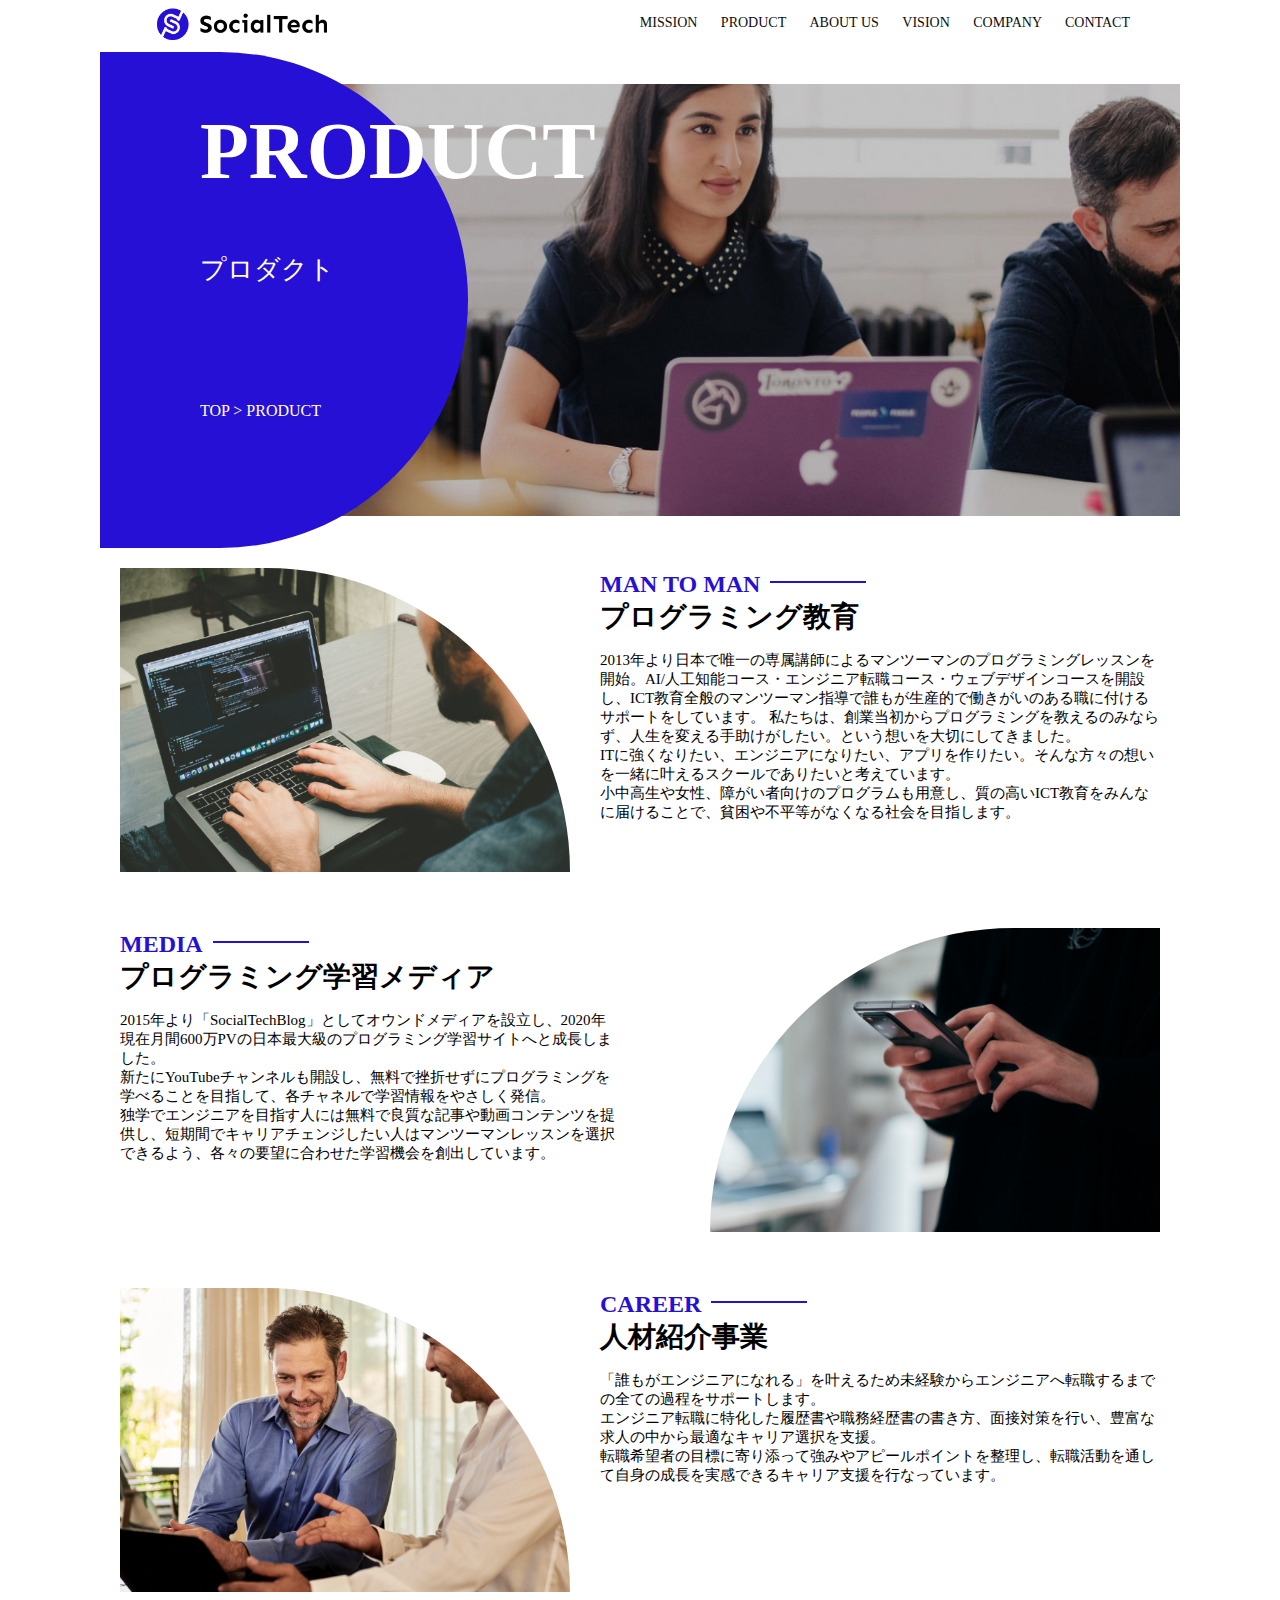
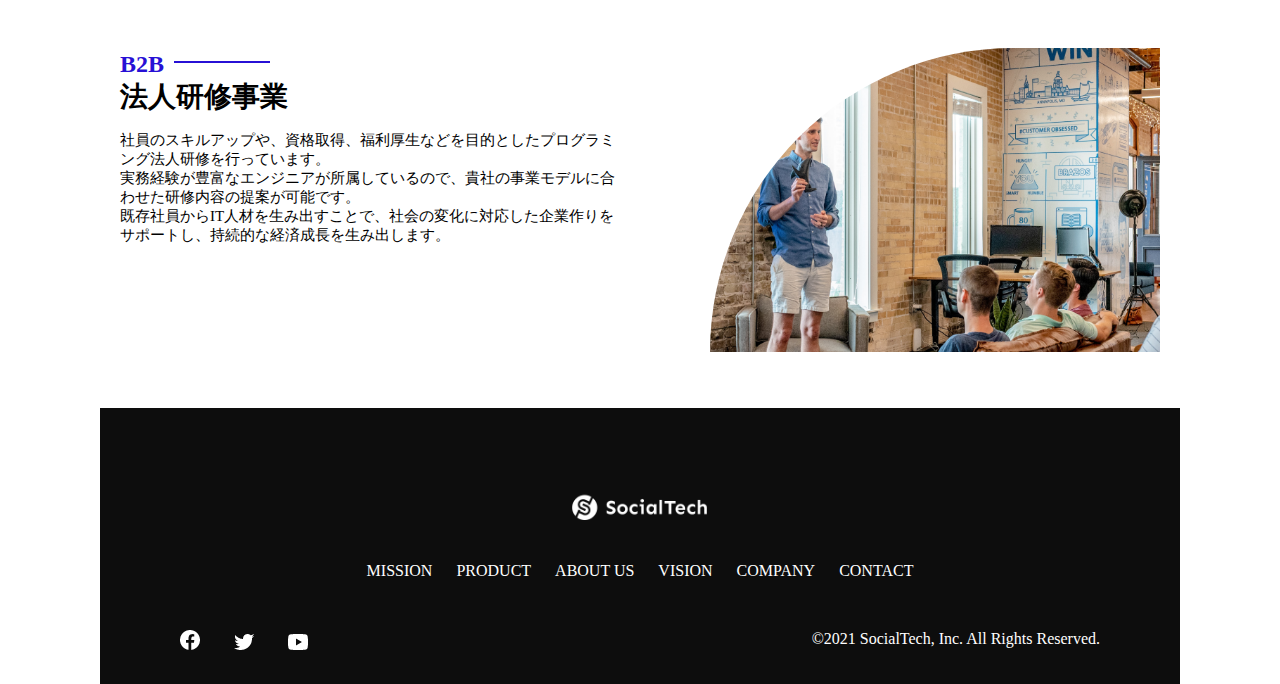
<file: product.html>
<!DOCTYPE html>
<html>
    <head>
        <title>SocialTech -PRODUCT プロダクト-</title>
        <meta charset="utf-8">
        <meta description="SosialTechの4つのプロダクトを紹介します">
        <meta name="viewport" content="width=device-width, initial-scale=1.0">
        <link rel="stylesheet" href="style.css">
    </head>
    <body>
        <!-- ヘッダー -->
        <header>
            <!-- ロゴ -->
            <a href="index.html" id="logo"><img src="images/logo.png" alt="トップページに戻る"></a>
            <!-- PC用ナビゲーション -->
            <nav id="nav-pc">
                <a href="mission.html">MISSION</a>
                <a href="product.html">PRODUCT</a>
                <a href="index.html#aboutus">ABOUT US</a>
                <a href="index.html#vision">VISION</a>
                <a href="index.html#company">COMPANY</a>
                <a href="index.html#contact">CONTACT</a>
            </nav>
            <!-- スマホ用メニューボタン -->
            <img id="menu-sp" src="images/button-menu.png" alt="ナビゲーションを開く" onclick="document.getElementById('nav-sp').style.display = 'block'">

            <!-- スマホ用ナビゲーション -->
            <nav id="nav-sp">
                <img id="close" src="images/button-close.png" alt="ナビゲーションを閉じる" onclick="document.getElementById('nav-sp').style.display = 'none'">
                <a id="logo-sp" href="index.html" onclick="document.getElementById('nav-sp').style.display = 'none'"><img src="images/logo-sp.png" alt="トップページに戻る"></a>
                <a class="menu" href="mission.html" onclick="document.getElementById('nav-sp').style.display = 'none'">MISSION</a>
                <a class="menu" href="product.html" onclick="document.getElementById('nav-sp').style.display = 'none'">PRODUCT</a>
                <a class="menu" href="index.html#aboutus" onclick="document.getElementById('nav-sp').style.display = 'none'">ABOUT US</a>
                <a class="menu" href="index.html#vision" onclick="document.getElementById('nav-sp').style.display = 'none'">VISION</a>
                <a class="menu" href="index.html#company" onclick="document.getElementById('nav-sp').style.display = 'none'">COMPANY</a>
                <a class="menu" href="index.html#contact" onclick="document.getElementById('nav-sp').style.display = 'none'">CONTACT</a>
                <div id="sns">
                    <a href="https://www.facebook.com/sejuku2013"><img src="images/button-facebook.png" alt="Facebookのリンク"></a>
                    <a href="https://twitter.com/samuraijuku"><img src="images/button-twitter.png" alt="Twitterのリンク"></a>
                    <a href="https://www.youtube.com/channel/UCCFOQO5aDK0xXam4cUQXT8g"><img src="images/button-youtube.png" alt="YouTubeのリンク"></a>
                </div>
            </nav>
        </header>
        <main>
            <article>
                <section id="product-main">
                    <div id="product-title">
                        <h1>PRODUCT</h1>
                        <span>プロダクト</span>
                        <div>TOP > PRODUCT</div>
                    </div>
                </section>
                <section class="product-section1">
                    <img src="images/product/product-mantoman.png" alt="PCでコードを書く男性">
                    <div>
                        <h2 class="product-h2">MAN TO MAN</h2>
                        <h3 class="product-h3">プログラミング教育</h3>
                        <p>
                            2013年より日本で唯一の専属講師によるマンツーマンのプログラミングレッスンを開始。AI/人工知能コース・エンジニア転職コース・ウェブデザインコースを開設し、ICT教育全般のマンツーマン指導で誰もが生産的で働きがいのある職に付けるサポートをしています。
                            私たちは、創業当初からプログラミングを教えるのみならず、人生を変える手助けがしたい。という想いを大切にしてきました。<br>ITに強くなりたい、エンジニアになりたい、アプリを作りたい。そんな方々の想いを一緒に叶えるスクールでありたいと考えています。<br>小中高生や女性、障がい者向けのプログラムも用意し、質の高いICT教育をみんなに届けることで、貧困や不平等がなくなる社会を目指します。
                        </p>
                    </div>
                </section>
                <section class="product-section2">
                    <div>
                        <h2 class="product-h2">MEDIA</h2>
                        <h3 class="product-h3">プログラミング学習メディア</h3>
                        <p>
                            2015年より「SocialTechBlog」としてオウンドメディアを設立し、2020年現在月間600万PVの日本最大級のプログラミング学習サイトへと成長しました。<br>新たにYouTubeチャンネルも開設し、無料で挫折せずにプログラミングを学べることを目指して、各チャネルで学習情報をやさしく発信。<br>独学でエンジニアを目指す人には無料で良質な記事や動画コンテンツを提供し、短期間でキャリアチェンジしたい人はマンツーマンレッスンを選択できるよう、各々の要望に合わせた学習機会を創出しています。
                        </p>
                    </div>
                    <img src="images/product/product-media.png" alt="スマートフォンを操作する人">
                </section>
                <section class="product-section1">
                    <img src="images/product/product-career.png" alt="笑顔で話し合う2人の男性">
                    <div>
                        <h2 class="product-h2">CAREER</h2>
                        <h3 class="product-h3">人材紹介事業</h3>
                        <p>
                            「誰もがエンジニアになれる」を叶えるため未経験からエンジニアへ転職するまでの全ての過程をサポートします。<br>エンジニア転職に特化した履歴書や職務経歴書の書き方、面接対策を行い、豊富な求人の中から最適なキャリア選択を支援。<br>転職希望者の目標に寄り添って強みやアピールポイントを整理し、転職活動を通して自身の成長を実感できるキャリア支援を行なっています。<br>
                        </p>
                    </div>
                </section>
                <section class="product-section2">
                    <div>
                        <h2 class="product-h2">B2B</h2>
                        <h3 class="product-h3">法人研修事業</h3>
                        <p>
                            社員のスキルアップや、資格取得、福利厚生などを目的としたプログラミング法人研修を行っています。<br>実務経験が豊富なエンジニアが所属しているので、貴社の事業モデルに合わせた研修内容の提案が可能です。<br>既存社員からIT人材を生み出すことで、社会の変化に対応した企業作りをサポートし、持続的な経済成長を生み出します。
                        </p>
                    </div>
                    <img src="images/product/product-b2b.png" alt="講演中の男性とそれを聴く人々">
                </section>
            </article>
            <footer>
                <div id="footer-logo">
                    <img src="images/logo-sp.png" alt="SocialTech">
                </div>
                <div id="footer-link">
                    <a href="mission.html">MISSION</a>
                    <a href="product.html">PRODUCT</a>
                    <a href="index.html#aboutus">ABOUT US</a>
                    <a href="index.html#vision">VISION</a>
                    <a href="index.html#company">COMPANY</a>
                    <a href="index.html#contact">CONTACT</a>
                </div>
                <div id="sns-footer">
                    <a href="https://www.facebook.com./sejuku2013"><img src="images/button-facebook.png" alt="Facebookのリンク"></a>
                    <a href="https://twitter.com/samuraijuku"><img src="images/button-twitter.png" alt="Twitterのリンク"></a>
                    <a href="https://www.youtube.com/channel/UCCFOQO5aDK0xXam4cUQXT8g"><img src="images/button-youtube.png" alt="YouTubeのリンク"></a>
                    <span id="copyright">&copy;2021 SocialTech, Inc. All Rights Reserved.</span>
                </div>
            </footer>
        </main>
    </body>
    </html>
</file>
<file: style.css>
/* PC、スマホ共通スタイル */
body {
    font-family: "Source Sans Pro", "Hiragino Kaku Gothic ProN", Meiryo, Arial,
}

p {
    font-size: 15px;
}

/*================
 PC用のスタイル 
 ================*/
@media screen and (min-width: 768px) {
    /* 横幅設定 */
    body {
        max-width: 1080px;
        min-width: 960px;
        margin: 0 auto 0 auto;
    }
    
    /* ヘッダー */
    header {
        display: flex;
        justify-content: space-between;
        max-width: 980px;
        margin: 0 auto 0 auto;
    }
    
    /* ナビゲーションのレイアウト */
    #nav-pc {
        text-align: right;
        font-size: 14px;
        padding-top: 15px;
    }

    /* ナビゲーションのリンクの装飾設定 */
    #nav-pc > a {
        text-decoration: none;
        margin-left: 20px;
    }
    #nav-pc > a:link {
        color: #0d0d0d;
    }
    #nav-pc > a:visited {
        color: #0d0d0d;
    }
    #nav-pc > a:hover {
        color: #0d0d0d;
        text-decoration: underline;
    }
    #nav-pc > a:active {
        color: #0d0d0d;
    }

    /* スマホ用ナビを非表示 */
    #nav-sp,
    #menu-sp {
        display: none;
    }
    
    /* メインビジュアル */
    #main-visual {
        position: relative;
        height: 400px;
    }
    
    #main-message {
        position: absolute;
        top: 0;
        left: 0;
        background-color: #2710d5;
        color: #ffffff;
        border-radius: 0 0 476px 0;
        max-width: 620px;
        height: 100%;
        width: 100%;
        z-index: 11;
    }
    
    #main-message > h1 {
        font-size: 60px;
        font-weight: bold;
        margin: 100px 0 0 50px;
    }
    #main-message > p {
        font-size: 28px;
        margin: 0 0 0 50px;
    }
    
    #main-visual > img {
        max-width: 620px;
        border-radius: 476px 0 0 0;
        position: absolute;
        top: 0;
        right: 0;
        z-index: 10;
    }
    
    /* 見出し */
    h2 {
        margin: 40px 0 0 0;
    }
    
    h2::after {
        content: url("images/line.png");
        margin-left: 10px;
    }
    
    h3 {
        font-size: 27px;
    }
    
    /* ミッション */
    #mission {
        margin: 80px auto 80px auto;
        width: 100%;
    }
    
    #mission-flex {
        width: 100%;
        display: flex;
    }
    
    #mission-flex > div {
        width: 50%;
        margin: 20px;
    }
    
    #mission-photo {
        width: 100%;
    }
    
    #s2dgs {
        margin-top: 50px;   
    }
    
    /* プロダクト */
    #product {
        background-color: #fafafa;
        width: 100%;
        margin: 80px 0 80px 0;
        padding: 10px 40px 0px 40px;
    }
    
    /* 外枠 */
    #product > div {
        margin-top: 40px;
        display: flex;
    }
    /* 左のカラム */
    #product-left {
        width: 50%;
        margin-right: 20px;
    }
    
    /* 右のカラム */
    #product-right {
        width: 50%;
        margin-left: 20px;
        margin-top: 80px;
    }
    
    /* 画像+説明の枠 */
    #product-left > div {
        position: relative;
        height: 480px;
        margin-right: 20px;
    }
    #product-right > div {
        position: relative;
        height: 480px;
        margin-left: 20px;
    }
    
    /* 画像 */
    .product-photo {
        width: 100%;
    }
    
    /* 説明文の枠 */
    .product-explain {
        background-color: #ffffff;
        position: absolute;
        left: 0;
        top: 280px;
        margin: 0 40px 0 40px;
        padding: 20px;
        box-shadow: 5px 5px 10px rgba(0, 0, 0, 0.05);
    }
    
    /* 説明文の英語 */
    .product-explain > span {
        color: #2710d5;
        font-weight: bold;
        font-size: 16px;
        margin: 0;
    }
    
    /* 説明文の見出し */
    .product-explain > h3 {
        margin: 5px 0 5px 0;
    }
    
    /* 説明文 */
    .product-explain > P {
        margin: 0;
    }
    
    /* 「もっとみる」ボタン */
    #product-more {
        margin: 0 auto -42px auto;
    }
    
    /* ABOUT US */
    #aboutus {
        margin: 80px auto 80px auto;
    }
    
    /* 3つの組織文化と画像を入れる枠 */
    #aboutus > div {
        display: flex;
    }
    
    /* 画像 */
    .culture-img {
        width: 100%;
        align-self: flex-start;
    }
    
    .culture-img2 {
        margin-top: 50px;
        width: 100%;
    }
    
    /* 3つの組織文化の表 */
    .culture-table {
        max-width: 500px;
        margin-right: 50px;
    }
    
    /* 番号 */
    .culture-num {
        font-size: 80px;
        color: #2710d5;
        margin: 0 20px 0 0;
    }
    
    /* 組織文化英語 */
    .culture-en {
        color: #2710d5;
        font-weight: bold;
        font-size: 24px;
        display: block;
    }
    
    /* 組織文化日本語 */
    .culture-jp {
        font-size: 28px;
        font-weight: bold;
    }
    
    /* 説明文 */
    .culture-description {
        margin: 0;
    }
    
    /* ビジョン */
    #vision {
        margin: 80px auto 80px auto;
    }
    
    /* セクション内の外枠 */
    #vision > div {
        width: 100%;
        display: flex;
        justify-content: space-between;
        flex-wrap: wrap;
    }
    
    /* 7つの行動指針の枠 */
    .vision-box {
        width: 300px;
        height: 300px;
        margin-bottom: 30px;
        position: relative;
    }
    
    .vision-box > img {
        width: 100%;
        height: auto;
        position: absolute;
        top: 0;
        left: 0;
        z-index: 30;
    }
    
    .vision-box > span {
        position: absolute;
        top: 0;
        left: 0;
        z-index: 31;
        margin-right: 20px;
    }
    
    .vision-box > span > h4 {
        color: #2710d5;
        font-size: 24px;
        margin: 80px 0 0 0;
    }
    
    .vision-box > span > h4::first-letter {
        font-size: 40px;
    }
    
    .vision-box > span > h5 {
        font-size: 20px;
        margin: 0 0 0 0;
    }
    
    .vision-box > span > p {
        margin: 10px 0 0 0;
    }
    
    /* 会社概要 */
    #company {
        margin: 80px auto 80px auto;
    }
    
    #company-table {
        width: 100%;
    }
    
    .tableheader {
        text-align: left;
        padding: 20px;
        border-bottom-color: #2710d5;
        border-bottom-width: 1px;
        border-bottom-style: solid;
        width: 100px;
    }
    
    .tableheader-first {
        text-align: left;
        padding: 20px;
        border-bottom-color: #2710d5;
        border-bottom-width: 1px;
        border-bottom-style: solid;
        border-top-color: #2710d5;
        border-top-width: 1px;
        border-top-style: solid;
        width: 100px;
    }
    
    .cell {
        padding: 30px;
        border-bottom-color: #ececec;
        border-bottom-width: 1px;
        border-bottom-style: solid;
    }
    
    .cell-first {
        padding: 30px;
        border-bottom-color: #ececec;
        border-bottom-width: 1px;
        border-bottom-style: solid;
        border-top-color: #ececec;
        border-top-width: 1px;
        border-top-style: solid;
    }
    
    #company > iframe {
        width: 100%;
        height: 368px;
        margin-top: 40px;
    }
    
    /* お問い合わせ */
    #contact {
        margin: 80px auto 80px auto;
    }
    
    /* 外枠 */
    #contact > form > div {
        display: flex;
        flex-direction: row;
        flex-wrap: wrap;
        padding-bottom: 30px;
    }
    
    /* 左列の見出し */
    .contact-heading {
        width: 240px;
        align-self: center;
    }
    /* 見出しのラベル */
    .contact-label {
        font-weight: bold;
    }
    /* 必須 */
    .contact-span {
        color: #ce2222;
        margin: 0 0 0 20px;
        font-weight: bold;
    }
    
    /* テキストボックス */
    .contact-textbox {
        border-top: 0;
        border-left: 0;
        border-right: 0;
        border-bottom-width: 1px;
        border-bottom-color: #707070;
        border-bottom-style: solid;
        background-color: #fafafa;
        width: 400px;
        height: 56px;
    }
    /* お問い合わせ内容のテキストエリア */
    .contact-textarea {
        border-top: 0;
        border-left: 0;
        border-right: 0;
        border-bottom-width: 1px;
        border-bottom-color: #707070;
        border-bottom-style: solid;
        background-color: #fafafa;
        width: 400px;
        height: 200px;
    }
    
    /* 個人情報の取り扱い */
    details {
        width: 700px;
    }
    details > div {
        background-color: #fafafa;
        padding: 20px;
    }
    details > div > span {
        font-weight: bold;
    }
    
    /* フッター */
    footer {
        background-color: #0d0d0d;
        text-align: center;
        padding: 80px 80px 30px 80px;
    }
    
    #footer-logo {
        margin-bottom: 30px;
    }
    
    #footer-link {
        margin-bottom: 50px;
    }
    #footer-link > a {
        text-decoration: none;
        margin: 10px;
    }
    #footer-link > a:link {
        color: #ffffff;
    }
    #footer-link > a:visited {
        color: #ffffff;
    }
    #footer-link > a:hover {
        color: #ffffff;
        text-decoration: underline;
    }
    #footer-link > a:active {
        color: #ffffff;
    }
    
    #sns-footer {
        text-align: left;
        width: 100%;
    }
    
    #sns-footer > a {
        margin-right: 30px;
    }
    
    #copyright {
        color: #ffffff;
        float: right;
    }

    /* mission.html用スタイル */
    /* ミッションのメインビジュアル */
    #mission-main {
        height: 496px;
        width: 100%;
        background-image: url("images/mission/mission-main.png");
        background-repeat: no-repeat;
        background-position-y: center;
    }

    #mission-title {
        background-color: #2710d5;
        width: 368px;
        color: #ffffff;
        height: 496px;
        border-radius: 0 248px 248px 0;
        position:relative;
    }

    #mission-title >h1 {
        position: absolute;
        top: 0;
        left: 100px;
        font-size: 80px;
    }

    #mission-title > span {
        position: absolute;
        top: 200px;
        left: 100px;
        font-size: 26px;
    }
    #mission-title > div {
        position: absolute;
        top: 350px;
        left: 100px;
        font-size: 16px;
    }

    #mission-s2dgs {
        width: 100%;
        margin: 20px;
    }

    .mission-h2 {
        color: #2710d5;
        font-size: 40px;
    }

    .mission-h2::after {
        content: none;
    }

    #mission-5goals {
        margin: 20px;
        display: flex;
    }

    #mission-5goals > div {
        flex-grow: 1;
        padding: 20px;
    }

    #mission-5goals > div > div {
        margin-bottom: 40px;
    }

    .fivegoals-image-right {
        float: right;
        margin: 20px;
    }

    .fivegoals-image-left {
        float: left;
        margin: 20px;
    }

    .fivegoals-number {
        color: #2710d5;
        font-size: 48px;
        margin: 0;
    }

    .fivegoals-h3 {
        font-size: 28px;
        font-weight: bold;
        margin: 0;
    }

    .fivegoals-p {
        margin: 0;
    }

    /* プロダクトページ */
    #product-main {
        height: 496px;
        width: 100%;
        background-image: url("images/product/product-main.png");
        background-repeat: no-repeat;
        background-position-y: center;
    }

    #product-title {
        background-color: #2710d5;
        width: 368px;
        color: #ffffff;
        height: 496px;
        border-radius: 0 248px 248px 0;
        position: relative;
    }
    #product-title > h1 {
        position: absolute;
        top: 0;
        left: 100px;
        font-size: 80px;
    }

    #product-title > span {
        position: absolute;
        top: 200px;
        left: 100px;
        font-size: 26px;
    }

    #product-title > div {
        position: absolute;
        top: 350px;
        left: 100px;
        font-size: 16px;
    }

    /* セクション1 */
    .product-section1 {
        position: relative;
        margin: 20px;
        height: 340px;
    }

    .product-section1 > img {
        position: absolute;
        top: 0;
        left: 0;
        width: 450px;
        margin: 0 40px 30px 0;
        border-radius: 0 432px 0 0;
    }

    .product-section1 > div {
        position: absolute;
        top: 0;
        left: 480px;
    }

    /* セクション2 */
    .product-section2 {
        position: relative;
        margin: 20px;
        height: 340px;
    }

    .product-section2 > img {
        position: absolute;
        top: 0;
        right: 0;
        width: 450px;
        margin: 0 0 30px 40px;
        border-radius: 432px 0 0 0;
    }

    .product-section2 > div {
        width: 500px;
        position: absolute;
        top: 0;
        left: 0;
    }

    .product-h2 {
        color: #2710d5;
        font-size: 24px;
        margin: 0;
    }

    .product-h3 {
        font-size: 28px;
        margin: 0;
    }
}

/*====================== 
スマートフォン用のスタイル 
=======================*/
@media screen and (max-width: 767px) {
    body {
        min-width: 375px;
        margin: 0;
    }

    /* PC用ナビゲーション非表示 */
    #nav-pc {
        display: none;
    }

    /* ハンバーガーメニュー */
    #menu-sp {
        float: right;
        padding: 0;
    }
    /* スマホ用ナビゲーションの表示切替 */
    /* 初期状態、レイアウトと非表示設定 */
    #nav-sp {
        background-color: #2710d5;
        position: absolute;
        left: 0;
        top: 0;
        height: 100%;
        width: 100%;
        display: none;
        z-index: 100;
    }
    /* xボタン */
    #close {
        position: absolute;
        top: 20px;
        right: 20px;
    }

    /* ナビゲーションメニュー用ロゴ */
    #logo-sp {
        margin: 80px 0 30px 20px;
    }

    /* ナビゲーションのリンクの装飾設定 */
    #nav-sp > a {
        display: block;
    }
    #nav-sp > a:link {
        color: #ffffff;
    }
    #nav-sp > a:visited {
        color: #ffffff;
    }
    #nav-sp > a:hover {
        color: #ffffff;
        text-decoration: underline;
    }
    #nav-sp > a:active {
        color: #ffffff;
    }
    #nav-sp > .menu {
        text-decoration: none;
        display: block;
        margin: 0 20px 0 20px;
        height: 44px;
        font-size: 16px;
        background-image: url("images/arrow.png");
        background-repeat: no-repeat;
        background-position: right top;
    }
    #sns {
        position: absolute;
        bottom: 20px;
        left: 20px;
    }
    #sns > a {
        margin-right: 30px;
    }
    /* メインビジュアル */
    #main-visual{
        position: relative;
        height: 470px;
        width: 100%;
        overflow: hidden;
    }
    #main-visual > div {
        position: absolute;
        top: 0;
        left: 0;
        background-color: #2710d5;
        color: white;
        border-radius: 0 0 476px 0;
        text-align: center;
        height: 280px;
        width: 100%;
        z-index: 11;
    }
    #main-visual > div > h1 {
        font-size: 28px;
        margin: 90px 0 0 0;
    }

    #main-visual > div > p {
        margin: 0;
    }

    #main-visual > img {
        width: 100%;
        border-radius: 476px 0 0 0;
        z-index: 10;
        position: absolute;
        bottom: 0;
        right: 0;
    }

    /* 見出し */
    h2::after {
        content: url("images/line.png");
        margin-left: 10px;
    }

    h3 {
        font-size: 24px;
        margin: 10px 0 0 0;
    }

    /* ミッション */
    #mission {
        margin: 20px;
    }

    #mission-photo {
        width: 100%;
    }

    #s2dgs {
        width: 100%;
    }

    /* プロダクト */
    #product {
        background-color: #fafafa;
        padding-top: 10px;
    }

    #product h2 {
        margin-left: 20px;
    }
    /* 外枠 */
    /* 左右のカラム スマホでは縦並び */
    #product-left,
    #product-right {
        margin-right: 20px;
        margin-left: 20px;
    }

    /* 画像＋説明の枠 */
    #product-left > div,
    #product-right > div {
        position: relative;
        height: 540px;
    }

    /* 説明文の枠 */
    .product-explain {
        background-color: #ffffff;
        position: absolute;
        left: 0;
        bottom: 50px;
        padding: 20px;
        box-shadow: 100% 10px rgba(0, 0, 0, 0.05);
    }

    .product-explain > span {
        color: #2710d5;
        font-weight: bold;
        font-size: 16px;
        margin: 0px;
    }

    .product-explain > h3 {
        margin: 10px 0 10px 0;
    }

    /* 画像 */
    .product-photo {
        width: 100%;
    }

    #product-more > img {
        margin: 0 0 -42px 20px;
    }

    /* ABOUT US */
    #aboutus {
        margin: 80px 20px 80px 20px;
    }

    #aboutus > div {
        display: flex;
        flex-direction: column;
    }

    .culture-table {
        width: 100%;
        padding-right: 20px;
        order: 2;
    }
    .culture-img {
        width: 100%;
        order: 1;
    }

    .culture-img2 {
        width: 100%;
    }

    .culture-num {
        font-size: 80px;
        color: #2710d5;
    }

    .culture-en {
        color: #2710d5;
        font-weight: bold;
        font-size: 24px;
        display: block;
    }

    .culture-jp {
        display: block;
    }

    .culture-description {
        margin: 0;
    }

    /* ビジョン */
    #vision {
        margin: 80px 20px 80px 20px;
    }

    .vision-box {
        width: 300px;
        height: 300px;
        margin-bottom: 30px;
        position: relative;
    }

    .vision-box > img {
        width: 100%;
        height: auto;
        position: absolute;
        top: 0;
        left: 0;
        z-index: 30;
    }

    .vision-box > span {
        position: absolute;
        top: 0;
        left: 0;
        z-index: 31;
        margin-right: 20px;
    }

    .vision-box > span > h4 {
        color: #2710d5;
        font-size: 24px;
        margin: 60px 0 0 0;
    }

    .vision-box > span > p {
        margin: 10px 0 0 0;
    }

    /* 会社概要 */
    #company {
        margin: 80px auto 80px auto;
        max-width: 980px;
        margin: 0 20px 0 20px;
    }

    #company > h3 {
        margin-bottom: 20px;
    }

    #company > table {
        width: 100%;
    }

    .tableheader-first {
        text-align: left;
        padding: 20px;
        border-bottom-color: #2710d5;
        border-bottom-width: 1px;
        border-bottom-style: solid;
        border-top-color: #2710d5;
        border-top-width: 1px;
        border-top-style: solid;
        width: 50px;
    }
    .tableheader {
        text-align: left;
        padding: 20px;
        border-bottom-color: #2710d5;
        border-bottom-width: 1px;
        border-bottom-style: solid;
        width: 50px;
    }

    .cell {
        padding: 20px;
        border-bottom-color: #ececec;
        border-bottom-width: 1px;
        border-bottom-style: solid;
    }
    .cell-first {
        padding: 20px;
        border-bottom-color: #ececec;
        border-bottom-width: 1px;
        border-bottom-width: solid;
        border-top-color: #ececec;
        border-top-width: 1px;
        border-top-style: solid;
    }

    #company > iframe {
        width: 100%;
        height: 240px;
        margin: 40px 0 0 0;
    }

    /* お問い合わせ */
    #contact {
        margin: 80px 20px 80px 20px;
    }

    #comtact > h3 {
        margin-bottom: 20px;
    }

    #comtact > form > div {
        margin-bottom: 20px;
    }

    .contact-heading {
        margin-bottom: 20px;
    }

    /* ラベル */
    .contact-label {
        width: 200px;
        font-weight: bold;
    }

    /* 必須 */
    .contact-span {
        color: #ce2222;
        margin: 0 0 0 20p;
        font-weight: bold;
    }

    .contact-textbox {
        height: 56px;
        border-top: 0;
        border-left: 0;
        border-right: 0;
        background-color: #fafafa;
        border-bottom-color: #707070;
        border-bottom-color: 1px;
        border-style: solid;
        min-width: 300px;
        width: 100%;
    }

    .contact-textarea {
        height: 150px;
        border-top: 0;
        border-left: 0;
        border-right: 0;
        background-color: #fafafa;
        width: 100%;
    }

    .radiobutton {
        margin-bottom: 20px;
    }

    .radiobutton + label::after {
        content: "\A";
        white-space: pre;
    }

    /* フッター */
    footer {
        background-color: #0d0d0d;
        padding: 30px 20px 50px 20px;
    }

    #footer-logo {
        margin-bottom: 30px;
    }

    #footer-link {
        margin-bottom: 50px;
    }
    #footer-link > a {
        text-decoration: none;
        margin: 0 20px 30px 0;
        display: block;
        background-image: url("images/arrow.png");
        background-repeat: no-repeat;
        background-position: right top;
    }
    #footer-link > a:link {
        color: #ffffff;
    }
    #fotter-link > a:visited {
        color: #ffffff;
    }
    #footer-link > a:hover {
        color: #ffffff;
        text-decoration: underline;
    }
    #footer-link > a:active {
        color: #ffffff;
    }

    #sns-footer {
        display: block;
        width: 100%;
    }

    #sns-footer > a {
        margin-right: 30px;
    }

    #copyright {
        font-size: 12px;
        display: block;
        margin-top: 30px;
        color: #ffffff;
    }

    /* mission.html用スタイル */
    /* ミッションのメインビジュアル */
    #mission-main {
        height: 256px;
        width: 100%;
        background-image: url("images/mission/mission-main.png");
        background-repeat: no-repeat;
        background-position-y: center;
        background-size: auto 208px;
    }

    #mission-title {
        background-color: #2710d5;
        width: 136px;
        color: #ffffff;
        height: 256px;
        border-radius: 0 248px 248px 0;
        position: relative;
    }
    #mission-title > h1 {
        position: absolute;
        top: 0;
        left: 20px;
        font-size: 40px;
    }

    #mission-title > span {
        position: absolute;
        top: 110px;
        left: 20px;
        font-size: 18px;
    }

    #mission-title > div {
        position: absolute;
        top: 180px;
        left: 20px;
        font-size: 13px;
    }

    /* ミッションページ S2DGSの設定 */
    #mission-s2dgs {
        margin: 20px;
    }

    .mission-h2 {
        color: #2710d5;
        font-size: 38px;
        margin: 0px;
    }

    .mission-h2::after {
        content: none;
    }

    #mission-s2dgs > img {
        width: 100%;
    }

    /* ミッションページ 5Goalsの設定 */
    #mission-5goals {
        margin: 20px;
    }

    #mission-5goals > div > div {
        margin-bottom: 40px;
    }

    #s2dgs-image {
        width: 100%;
    }
    .fivegoals-image-right {
        margin: 20px auto 20px auto;
        display: block;
    }

    .fivegoals-image-left {
        margin: 20px auto 20px auto;
        display: block;
    }

    .fivegoals-number {
        color: #2710d5;
        font-size: 48px;
        margin: 0;
    }

    .fivegoals-h3 {
        font-size: 28px;
        margin: 0;
    }
    .fivegoals-p {
        margin: 0;
    }

    /* プロダクトページ */
    #product-main {
        height: 256px;
        width: 100%;
        background-image: url("images/product/product-main.png");
        background-repeat: no-repeat;
        background-position-y: center;
        background-size: auto 208px;
    }
    #product-title {
        background-color: #2710d5;
        width: 136px;
        color: #ffffff;
        height: 256px;
        border-radius: 0 248px 248px 0;
        position: relative;
    }
    #product-title > h1 {
        position: absolute;
        top: 0;
        left: 20px;
        font-size: 40px;
    }
    #product-title > span {
        position: absolute;
        top: 110px;
        left: 20px;
        font-size: 18px;
    }
    #product-title > div {
        position: absolute;
        top: 180px;
        left: 20px;
        font-size: 13px;
    }

    .product-section1 {
        margin: 20px;
    }

    .product-section1 > img {
        width: 100%;
        border-radius: 0 300px 0 0;
    }

    .product-section2 {
        margin: 20px;
        display: flex;
        flex-direction: column;
    }

    .product-section2 > img {
        order: 1;
        width: 100%;
        border-radius: 300px 0 0 0;
    }

    .product-section2 > div {
        order: 2;
    }

    .product-h2 {
        color: #2710d5;
        font-size: 24px;
        margin: 0;
    }

    .product-h3 {
        font-size: 28px;
        margin: 0;
    }
}
</file>
